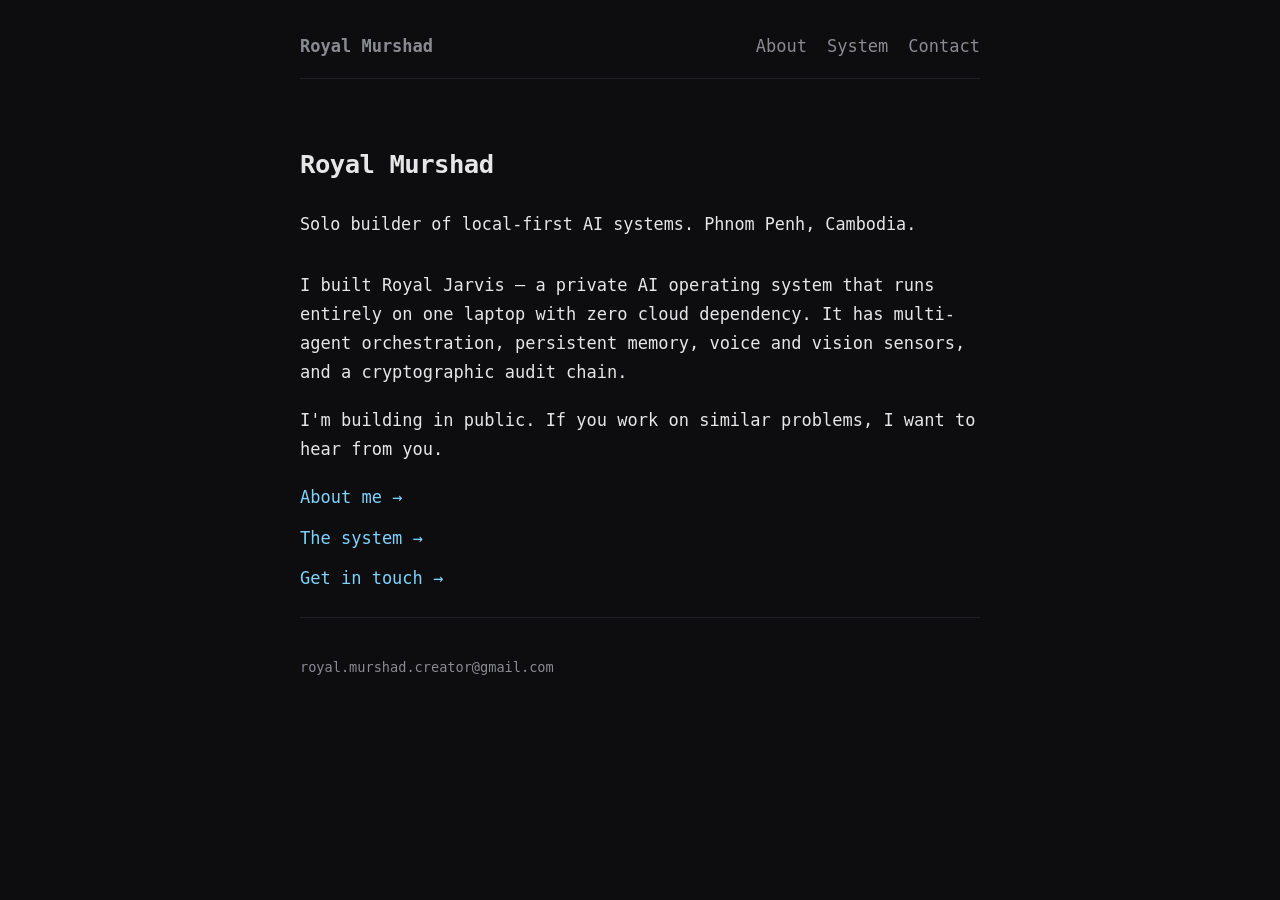
<file: index.html>
<!DOCTYPE html>
<html lang="en">
<head>
  <meta charset="UTF-8">
  <meta name="viewport" content="width=device-width, initial-scale=1.0">
  <title>Royal Murshad — Solo Builder of Local-First AI Systems</title>
  <link rel="stylesheet" href="style.css">
</head>
<body>

  <nav>
    <a href="index.html" class="brand">Royal Murshad</a>
    <div class="links">
      <a href="about.html">About</a>
      <a href="system.html">System</a>
      <a href="contact.html">Contact</a>
    </div>
  </nav>

  <main>
    <h1>Royal Murshad</h1>
    <p class="lead">Solo builder of local-first AI systems. Phnom Penh, Cambodia.</p>

    <p>I built Royal Jarvis — a private AI operating system that runs entirely on one laptop with zero cloud dependency. It has multi-agent orchestration, persistent memory, voice and vision sensors, and a cryptographic audit chain.</p>

    <p>I'm building in public. If you work on similar problems, I want to hear from you.</p>

    <ul class="navlist">
      <li><a href="about.html">About me →</a></li>
      <li><a href="system.html">The system →</a></li>
      <li><a href="contact.html">Get in touch →</a></li>
    </ul>
  </main>

  <footer>
    <p>royal.murshad.creator@gmail.com</p>
  </footer>

</body>
</html>
</file>
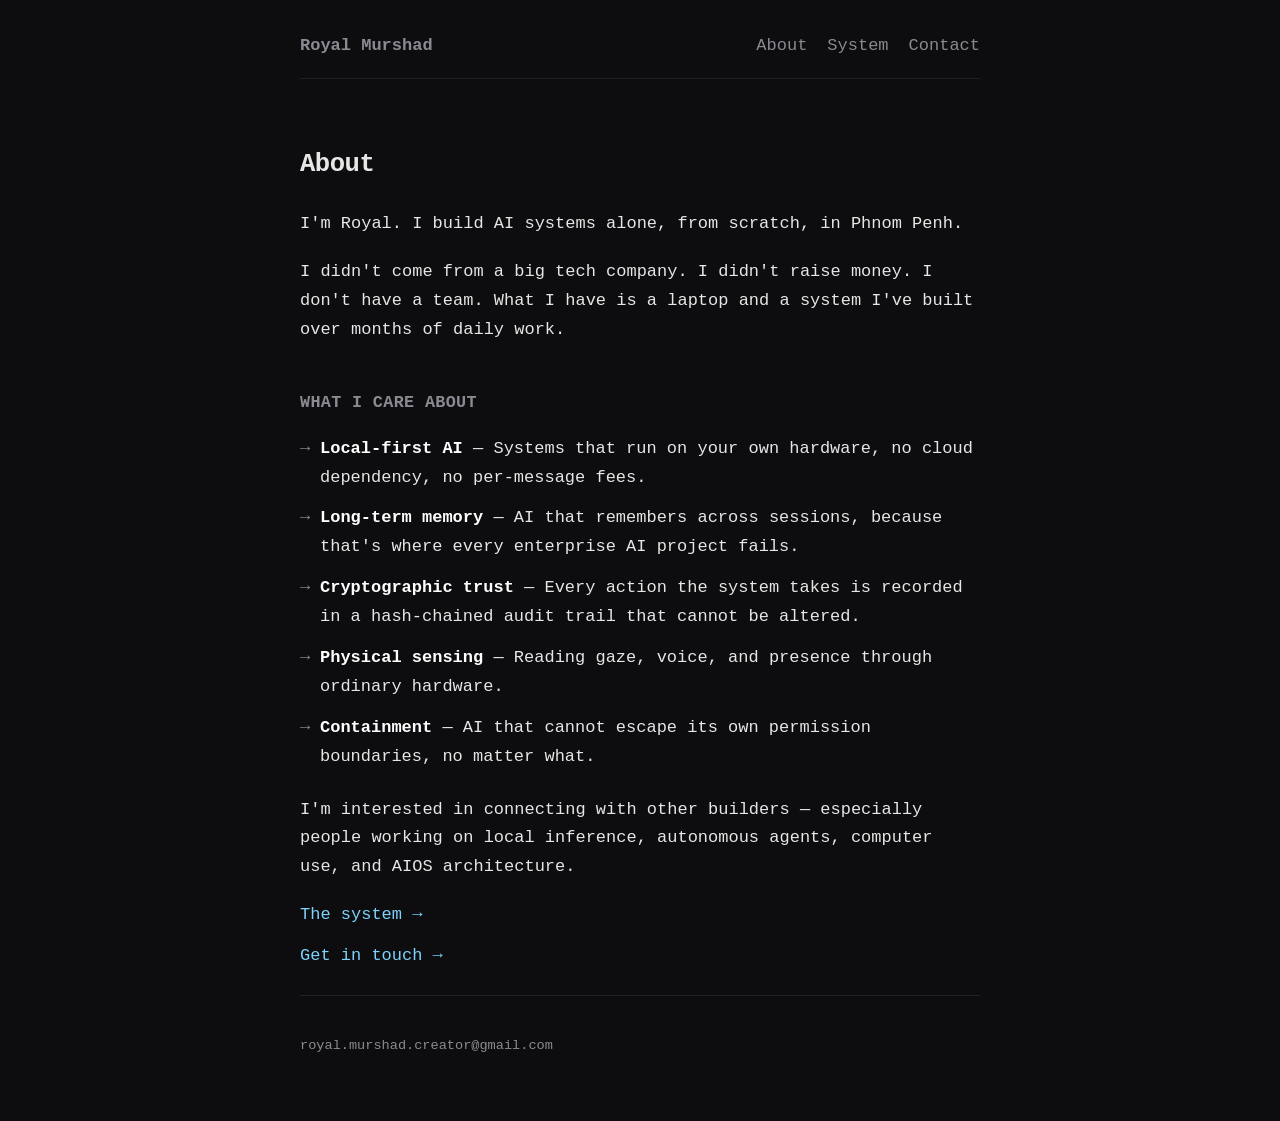
<file: about.html>
<!DOCTYPE html>
<html lang="en">
<head>
  <meta charset="UTF-8">
  <meta name="viewport" content="width=device-width, initial-scale=1.0">
  <title>About — Royal Murshad</title>
  <link rel="stylesheet" href="style.css">
</head>
<body>

  <nav>
    <a href="index.html" class="brand">Royal Murshad</a>
    <div class="links">
      <a href="about.html">About</a>
      <a href="system.html">System</a>
      <a href="contact.html">Contact</a>
    </div>
  </nav>

  <main>
    <h1>About</h1>

    <p>I'm Royal. I build AI systems alone, from scratch, in Phnom Penh.</p>

    <p>I didn't come from a big tech company. I didn't raise money. I don't have a team. What I have is a laptop and a system I've built over months of daily work.</p>

    <h2>What I care about</h2>

    <ul>
      <li><strong>Local-first AI</strong> — Systems that run on your own hardware, no cloud dependency, no per-message fees.</li>
      <li><strong>Long-term memory</strong> — AI that remembers across sessions, because that's where every enterprise AI project fails.</li>
      <li><strong>Cryptographic trust</strong> — Every action the system takes is recorded in a hash-chained audit trail that cannot be altered.</li>
      <li><strong>Physical sensing</strong> — Reading gaze, voice, and presence through ordinary hardware.</li>
      <li><strong>Containment</strong> — AI that cannot escape its own permission boundaries, no matter what.</li>
    </ul>

    <p>I'm interested in connecting with other builders — especially people working on local inference, autonomous agents, computer use, and AIOS architecture.</p>

    <ul class="navlist">
      <li><a href="system.html">The system →</a></li>
      <li><a href="contact.html">Get in touch →</a></li>
    </ul>
  </main>

  <footer>
    <p>royal.murshad.creator@gmail.com</p>
  </footer>

</body>
</html>
</file>
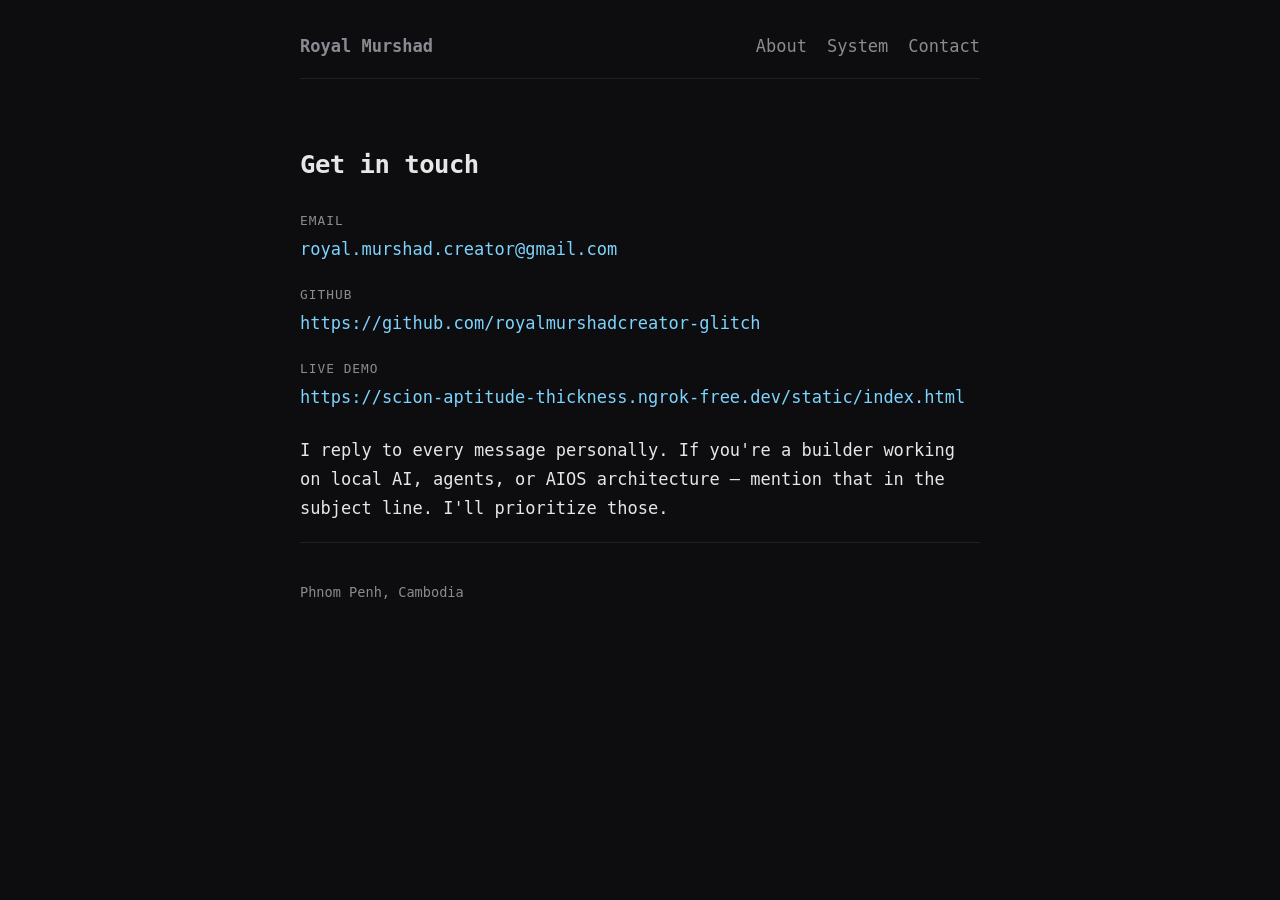
<file: contact.html>
<!DOCTYPE html>
<html lang="en">
<head>
  <meta charset="UTF-8">
  <meta name="viewport" content="width=device-width, initial-scale=1.0">
  <title>Contact — Royal Murshad</title>
  <link rel="stylesheet" href="style.css">
</head>
<body>

  <nav>
    <a href="index.html" class="brand">Royal Murshad</a>
    <div class="links">
      <a href="about.html">About</a>
      <a href="system.html">System</a>
      <a href="contact.html">Contact</a>
    </div>
  </nav>

  <main>
    <h1>Get in touch</h1>

    <ul class="contactlist">
      <li>
        <span class="label">Email</span>
        <a href="mailto:royal.murshad.creator@gmail.com">royal.murshad.creator@gmail.com</a>
      </li>
      <li>
        <span class="label">GitHub</span>
        <a href="https://github.com/royalmurshadcreator-glitch" target="_blank" rel="noopener">https://github.com/royalmurshadcreator-glitch</a>
      </li>
      <li>
        <span class="label">Live demo</span>
        <a href="https://scion-aptitude-thickness.ngrok-free.dev/static/index.html" target="_blank" rel="noopener">https://scion-aptitude-thickness.ngrok-free.dev/static/index.html</a>
      </li>
    </ul>

    <p>I reply to every message personally. If you're a builder working on local AI, agents, or AIOS architecture — mention that in the subject line. I'll prioritize those.</p>
  </main>

  <footer>
    <p>Phnom Penh, Cambodia</p>
  </footer>

</body>
</html>
</file>
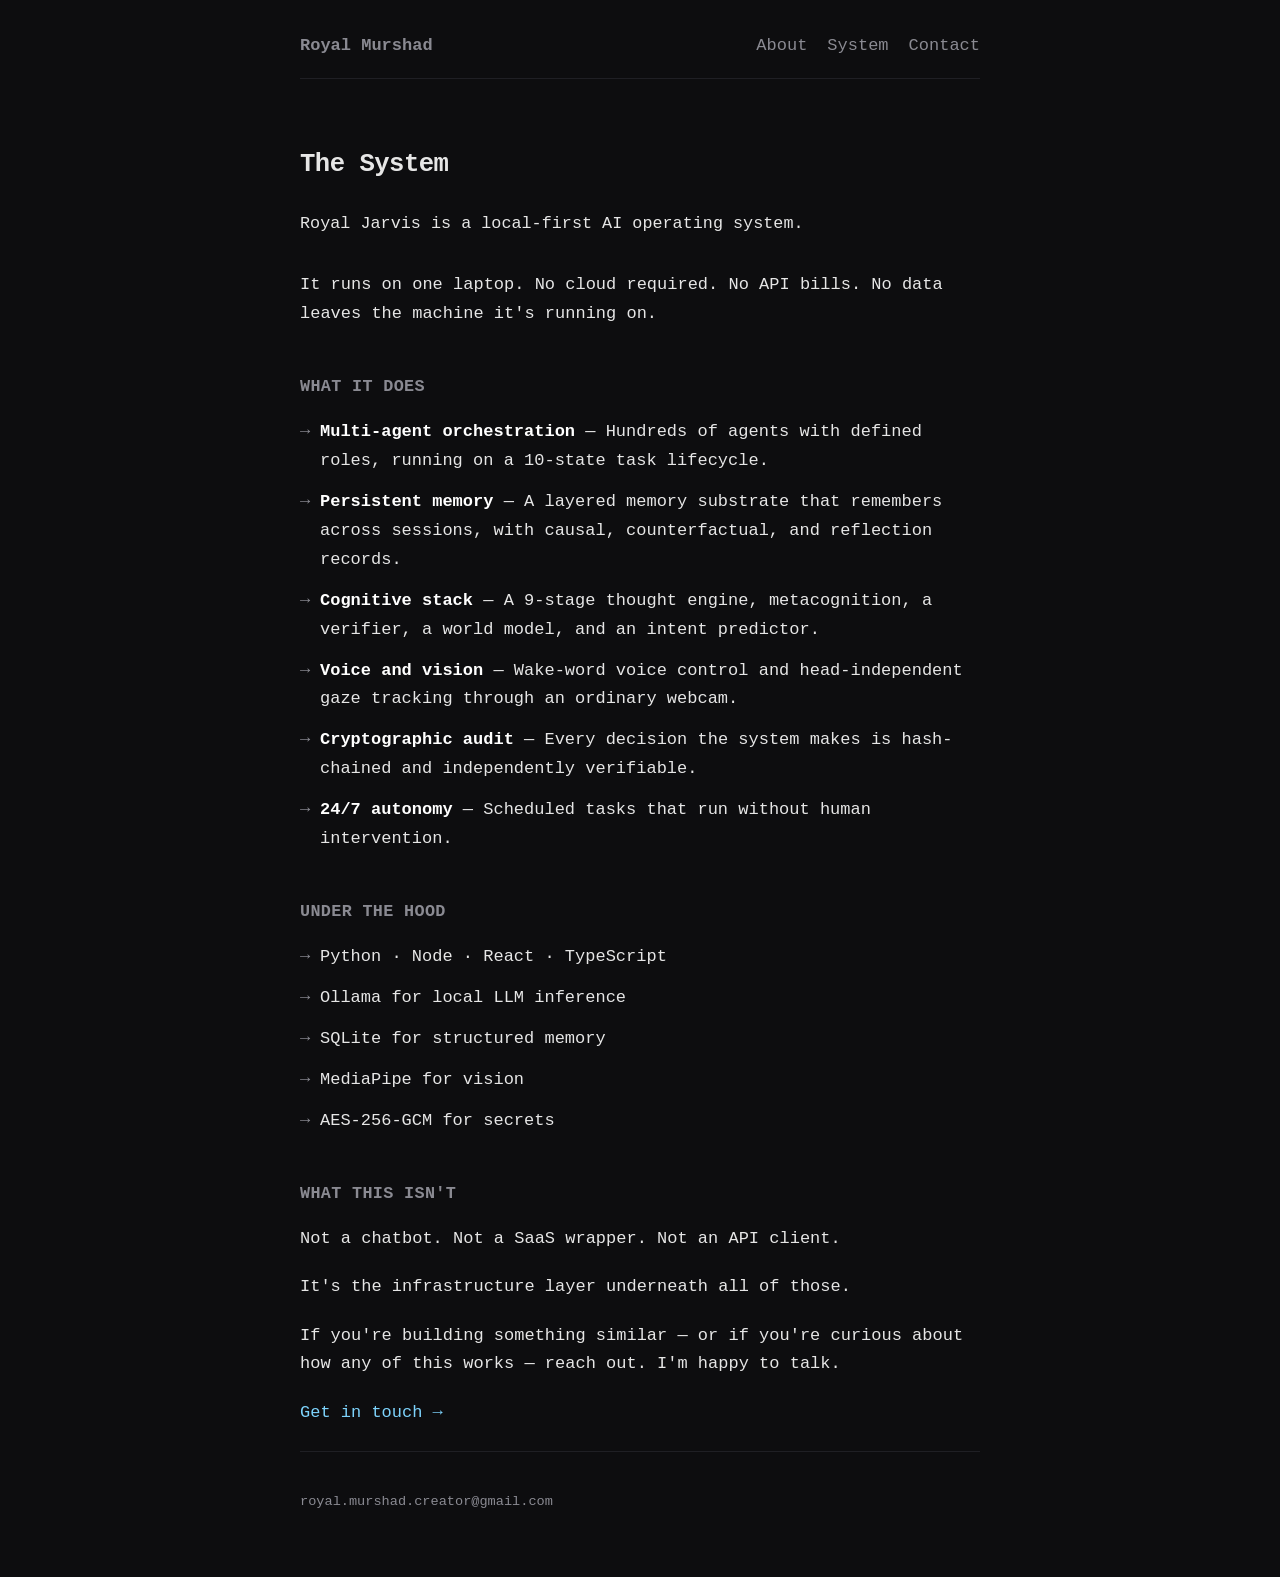
<file: system.html>
<!DOCTYPE html>
<html lang="en">
<head>
  <meta charset="UTF-8">
  <meta name="viewport" content="width=device-width, initial-scale=1.0">
  <title>The System — Royal Murshad</title>
  <link rel="stylesheet" href="style.css">
</head>
<body>

  <nav>
    <a href="index.html" class="brand">Royal Murshad</a>
    <div class="links">
      <a href="about.html">About</a>
      <a href="system.html">System</a>
      <a href="contact.html">Contact</a>
    </div>
  </nav>

  <main>
    <h1>The System</h1>

    <p class="lead">Royal Jarvis is a local-first AI operating system.</p>

    <p>It runs on one laptop. No cloud required. No API bills. No data leaves the machine it's running on.</p>

    <h2>What it does</h2>

    <ul>
      <li><strong>Multi-agent orchestration</strong> — Hundreds of agents with defined roles, running on a 10-state task lifecycle.</li>
      <li><strong>Persistent memory</strong> — A layered memory substrate that remembers across sessions, with causal, counterfactual, and reflection records.</li>
      <li><strong>Cognitive stack</strong> — A 9-stage thought engine, metacognition, a verifier, a world model, and an intent predictor.</li>
      <li><strong>Voice and vision</strong> — Wake-word voice control and head-independent gaze tracking through an ordinary webcam.</li>
      <li><strong>Cryptographic audit</strong> — Every decision the system makes is hash-chained and independently verifiable.</li>
      <li><strong>24/7 autonomy</strong> — Scheduled tasks that run without human intervention.</li>
    </ul>

    <h2>Under the hood</h2>

    <ul>
      <li>Python · Node · React · TypeScript</li>
      <li>Ollama for local LLM inference</li>
      <li>SQLite for structured memory</li>
      <li>MediaPipe for vision</li>
      <li>AES-256-GCM for secrets</li>
    </ul>

    <h2>What this isn't</h2>

    <p>Not a chatbot. Not a SaaS wrapper. Not an API client.</p>

    <p>It's the infrastructure layer underneath all of those.</p>

    <p>If you're building something similar — or if you're curious about how any of this works — reach out. I'm happy to talk.</p>

    <ul class="navlist">
      <li><a href="contact.html">Get in touch →</a></li>
    </ul>
  </main>

  <footer>
    <p>royal.murshad.creator@gmail.com</p>
  </footer>

</body>
      </html>
</file>
<file: style.css>
:root {
  --bg: #0d0d0f;
  --surface: #141418;
  --text: #e6e6e6;
  --muted: #8a8a92;
  --accent: #7dd3fc;
  --border: #1f1f24;
}

body {
  background: var(--bg);
  color: var(--text);
  max-width: 680px;
  margin: 0 auto;
  padding: 2rem 1.5rem 4rem;
  line-height: 1.7;
  font-family: ui-monospace, SF Mono, Menlo, Consolas, monospace;
  font-size: 17px;
  -webkit-font-smoothing: antialiased;
}

nav {
  display: flex;
  justify-content: space-between;
  align-items: baseline;
  border-bottom: 1px solid var(--border);
  padding-bottom: 1rem;
  margin-bottom: 4rem;
}

nav .brand {
  font-weight: 600;
  text-decoration: none;
}

nav .links {
  display: flex;
  gap: 1.25rem;
}

nav a {
  color: var(--muted);
  text-decoration: none;
  transition: 0.15s ease;
}

nav a:hover {
  color: var(--accent);
}

h1 {
  font-size: 1.6rem;
  font-weight: 600;
  letter-spacing: -0.02em;
  margin-bottom: 1.5rem;
}

h2 {
  font-size: 1.05rem;
  font-weight: 600;
  letter-spacing: 0.02em;
  text-transform: uppercase;
  color: var(--muted);
  margin-top: 2.75rem;
  margin-bottom: 1rem;
}

p {
  margin-bottom: 1.2rem;
}

p.lead {
  font-size: 1.05rem;
  margin-bottom: 2rem;
}

a {
  color: var(--accent);
  text-decoration: none;
  border-bottom: 1px solid transparent;
  transition: 0.15s ease;
}

a:hover {
  border-bottom-color: var(--accent);
}

strong {
  font-weight: 600;
  color: #fff;
}

ul {
  list-style: none;
  padding-left: 0;
  margin-bottom: 1.5rem;
}

ul li {
  position: relative;
  padding-left: 1.25rem;
  margin-bottom: 0.75rem;
}

ul li::before {
  content: "→";
  position: absolute;
  left: 0;
  color: var(--muted);
}

ul.navlist li::before {
  content: "";
}

ul.navlist li {
  padding-left: 0;
}

ul.navlist li a {
  color: var(--accent);
}

ul.contactlist li {
  display: flex;
  flex-direction: column;
  padding-left: 0;
  margin-bottom: 1.25rem;
}

ul.contactlist li::before {
  content: "";
}

ul.contactlist .label {
  font-size: 0.8rem;
  text-transform: uppercase;
  letter-spacing: 0.08em;
  color: var(--muted);
  margin-bottom: 0.15rem;
}

footer {
  border-top: 1px solid var(--border);
  padding-top: 1.5rem;
  color: var(--muted);
  font-size: 0.85rem;
}

footer p {
  color: var(--muted);
  margin-bottom: 0;
}

@media (max-width: 480px) {
  body {
    padding: 1.5rem 1.15rem 3rem;
  }
  nav {
    flex-direction: column;
    gap: 0.75rem;
    align-items: flex-start;
    margin-bottom: 2.5rem;
  }
  nav .links {
    gap: 1rem;
  }
  h1 {
    font-size: 1.4rem;
  }
}
</file>
